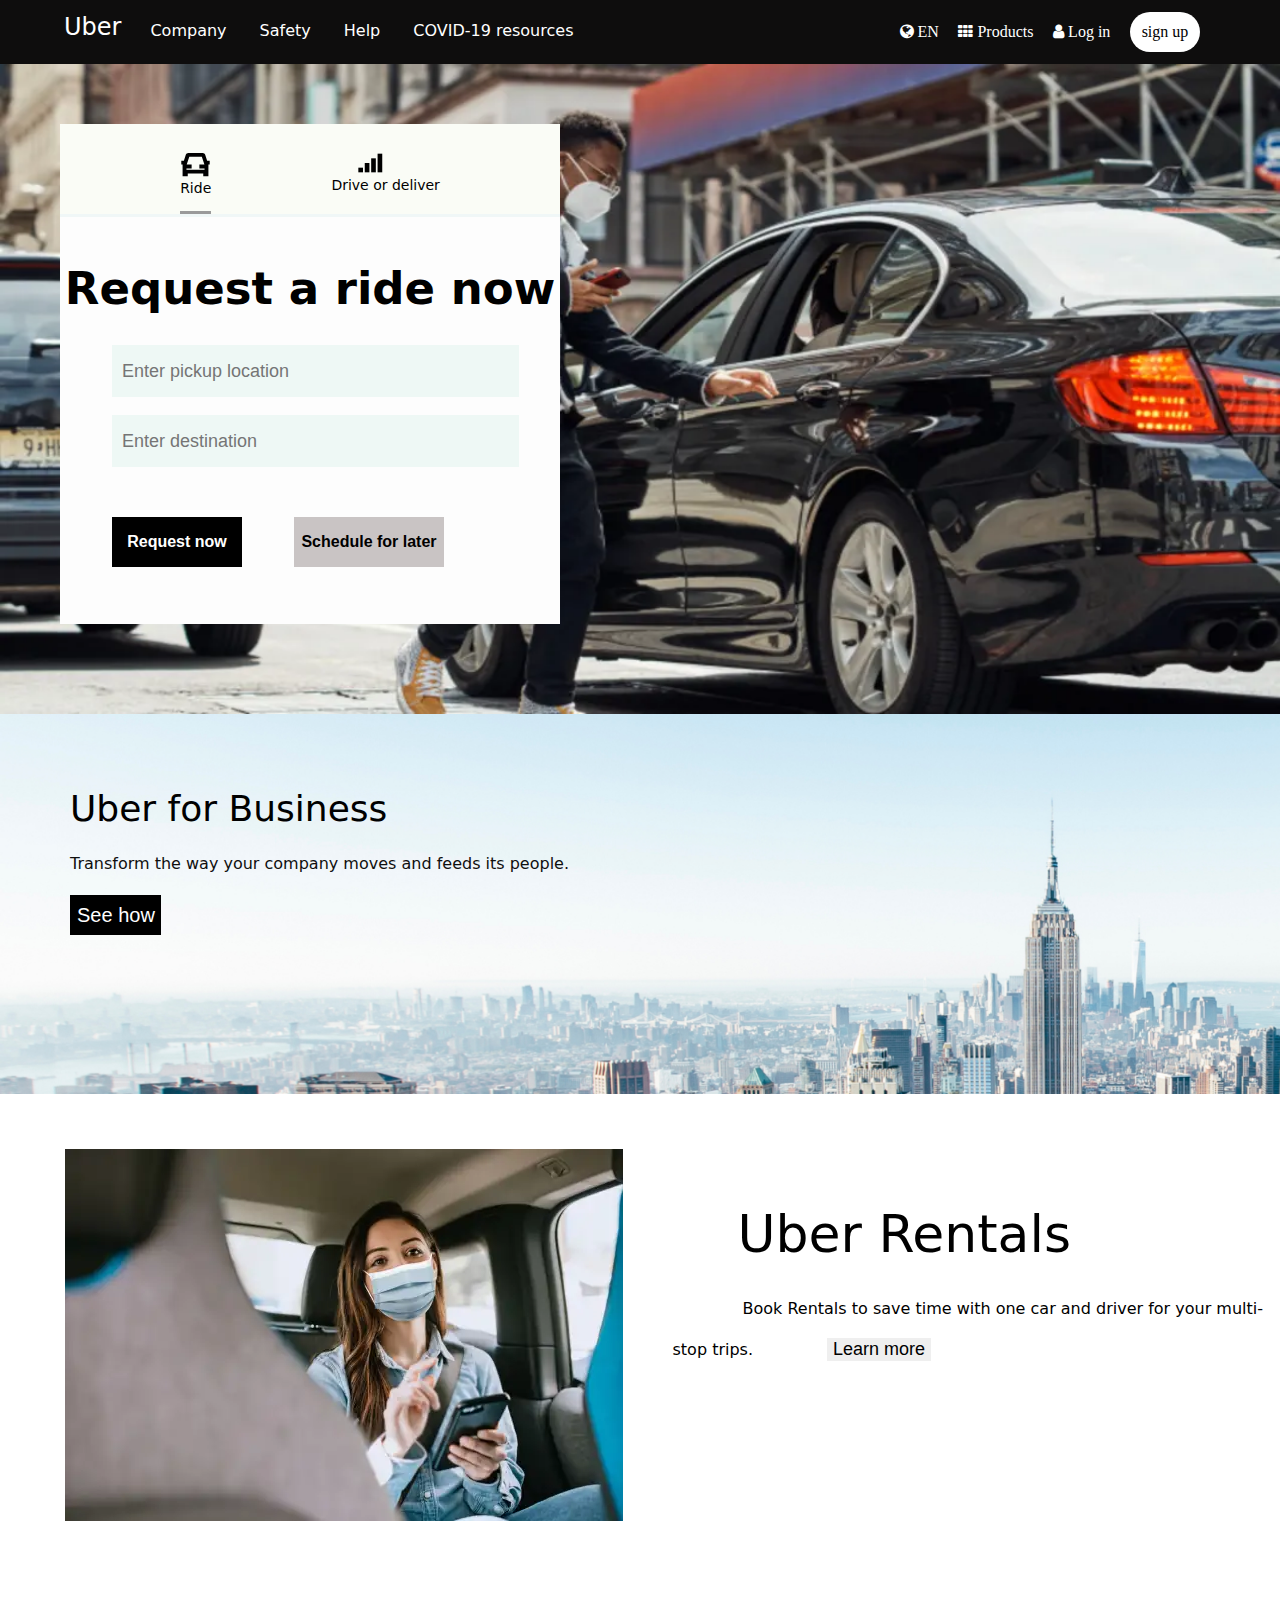
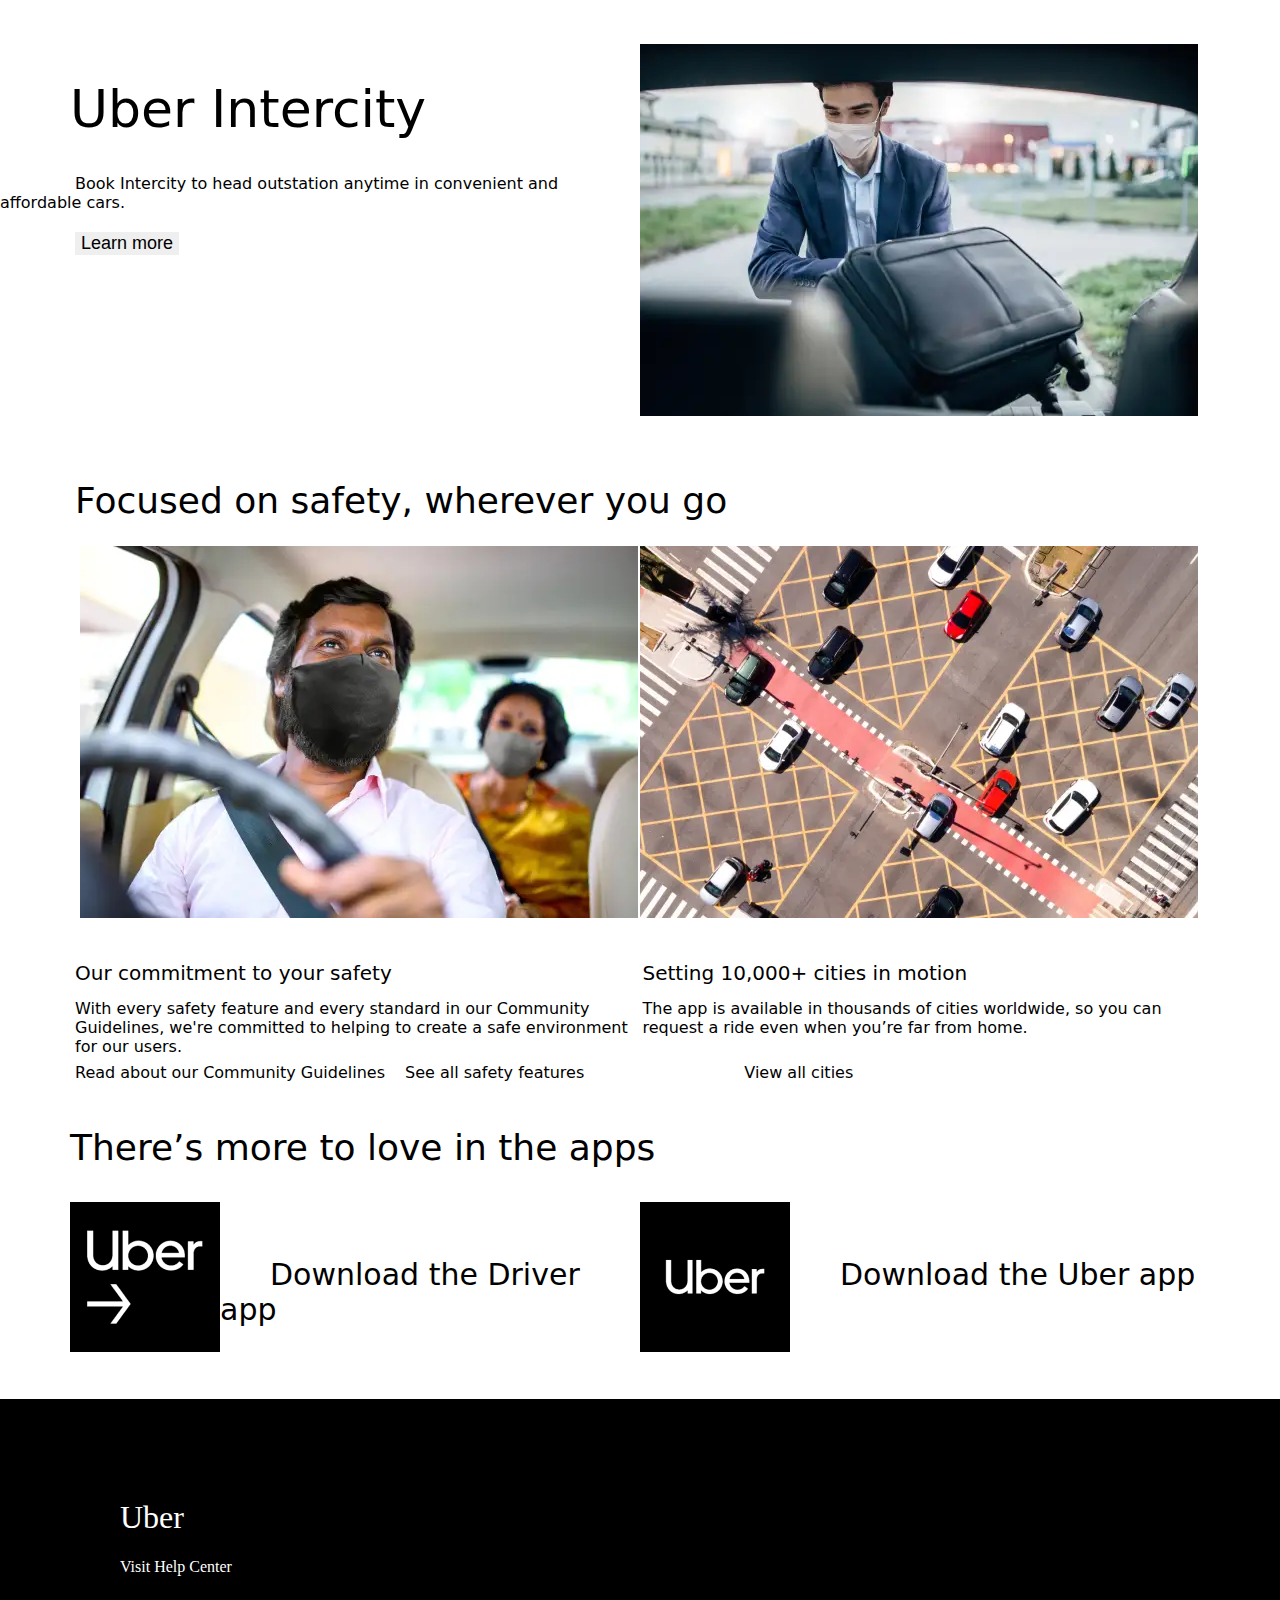
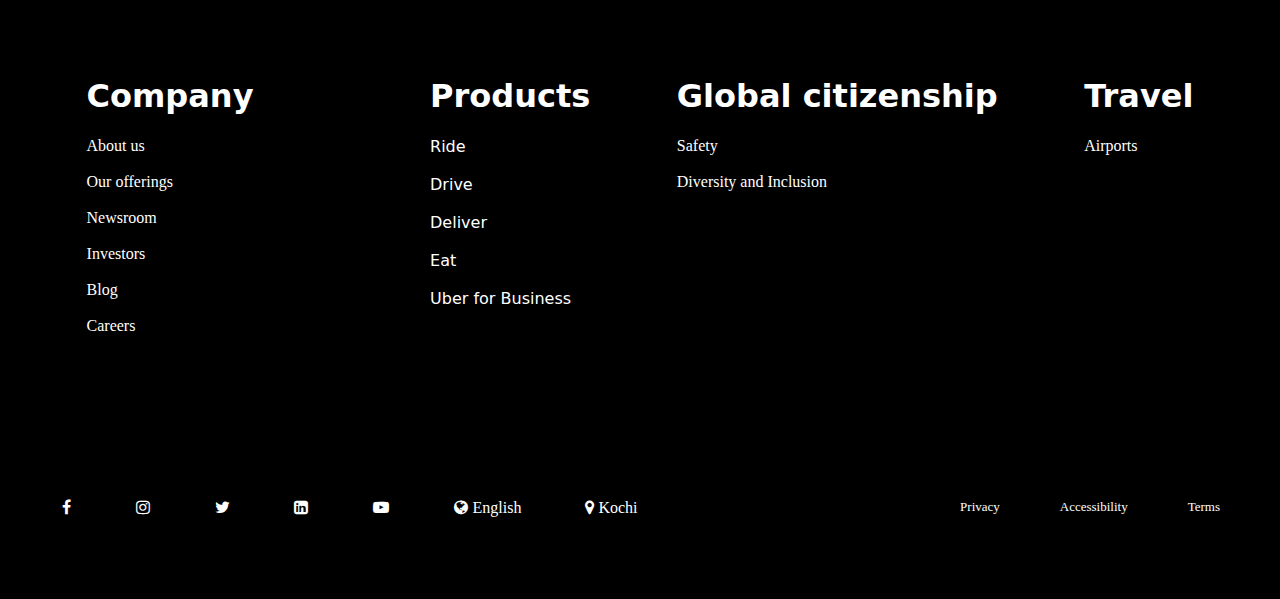
<file: index.html>
<!DOCTYPE html>
<html>
<head>
    <title>Earn Money by Driving or Get a ride Now | Uber India</title>
    <link href="uber.css" type="text/css" rel="stylesheet">
    <link rel="stylesheet" href="https://cdnjs.cloudflare.com/ajax/libs/font-awesome/4.7.0/css/font-awesome.min.css">

</head>

<body>
    <div class="container"> 
    
        <div class="main-header">

            <div class="leftheader">
                <div class="logo">
                     <a href="index.html">Uber</a>

                    </div> 

                    <div class="leftside" >
                        <a href="#">Company</a>
                        <a href="#">Safety</a>
                        <a href="#">Help</a>
                         <a href="#">COVID-19 resources</a>


                    </div> 
            </div>
            <div class="rightheader">
                <div class="rightside">
                    <div class="rightside1">
                       
                         <i class='fa fa-globe' style='color: white'></i>

                        <a href="#">EN</a>

                    </div>

                    <div class="rightside2">
                         <i class="fa fa-th" style="font-size:15px;color: white;;"></i>

                         <a href="#">Products</a>

                    </div>

                    <div class="rightside3">

                         <i class='fa fa-user' style='color: white'></i>

                    <a href="#">Log in</a>


                    </div>
                    <div class="rightside4">

                    <a href="#">sign up</a>
                    
                     </div>

                </div>
            </div>
        </div>

        <div class="board">

            <div class="board-1">
                <img src="Rider_Home_bg_tablet.webp">

                </div>
                <div class="board-2">
                    <div class="boardin2">
                       
                        
                        <div class="split1">
                            
                           <img src="car-front-outlined.svg">
                             <a href="#">Ride</a>
                           
                        </div>
                        <div class="split2">
                            <img src="Earn-filled.svg" >
                            <a href="#">Drive or deliver</a>

                        </div>

                       
                   </div>
                <div class="boardcontent"> 
                    <div class="boardcontent1">        
                      <h1>Request a ride now</h1>

                    </div>
                    

                </div>
                    <div class="boardlogin1">
                        <input type="text" placeholder="Enter pickup location">
                    </div>
                    <br>
                    <div class="boardlogin1">
                        <input type="text" placeholder="Enter destination">
                    </div>
                    <div class="boardbtn">
                        <div class="reqbtn">
                            <button>Request now</button>
                        </div>
                        <div class="schbtn">
                            <button>Schedule for later</button>
                        </div>
                    </div>
                </div>
                         
              </div>
                
               
        
         <div class="content2">
                <div class="content2text">
 <div class="content3">
            <h1>Uber for Business</h1>
            <p1>Transform the way your company moves and feeds its people.</p1>
            <br>
            <br>
            <button>See how</button>
      </div>  
                    <img src="HP-U4B-NYC-bkg.png">
                    

                </div>
                    
                    
            </div>
        
    
    </div>   

<div class="container2">
            <div class="content4">
                <div class="A">
                    <img src="gettyimages-1139275491-2048x2048_With-Mask.webp" >
                </div>
                <div class="B">
                    <h1>Uber Rentals</h1>
                    <p1>Book Rentals to save time with one car and driver for your multi-stop trips.</p1>
                    <button>Learn more</button>
                </div>
            </div>
            <div class="content5">
                    <div class="con5A">
                        <h1>Uber Intercity</h1>
                        <p1>Book Intercity to head outstation anytime in convenient and affordable cars.</p1>
                        <br>
                        <button>Learn more</button>
                    </div>
                    <div class="con5B">
                        <img src="rentals-iindia.webp" >


                    </div>

            </div>
            <div class="content6">
                <div class="con6A">
                     <h1>Focused on safety, wherever you go</h1>
                 </div>
                <div class="con6B">

                 </div>

            </div>
            <div class="content7">
                <div class="con7A">
                    <img src="Safety_Home_Img2x.webp" >

                </div>

                <div class="con7B">
                    <img src="Cities_Home_Img2x.webp">

                </div>

            </div>
            <div class="content8">
                <div class="con8A">
                    <h1>Our commitment to your safety</h1>
                    <p1>With every safety feature and every standard in our Community Guidelines, we're committed to helping to create a safe environment for our users.</p1>
                </div>
                <div class="con8B">
                     <h1>Setting 10,000+ cities in motion</h1>
                     <p1>The app is available in thousands of cities worldwide, so you can request a ride even when you’re far from home.</p1>
                </div>

            </div>
            <div class="content9">
                <div class="con9A">
                    <a href="#">Read about our Community Guidelines</a>
                </div>
                <div class="con9A1">
                    <a href="#">See all safety features</a>

                </div>
                <div class="con9B">
                    <a href="#">View all cities</a>

                </div>
            </div>
            <div class="content10">
                <h1>There’s more to love in the apps</h1>

            </div>
            <div class="content11">
                <div class="con11A">
                    <div class="con11A1">

                        <img src="Driver-App-logo.webp" >
                    </div>   
                    <div class="con11A2">

                        <a href="#">Download the Driver app</a>
                    </div>
                </div>

                <div class="con11B">
                    <div class="con11B1">

                        <img src="Rider-App-logo.webp" >
                    </div> 
                    <div class="con11A2">

                        <a href="#">Download the Uber app</a>
                    </div>

                </div>

           
</div>

<div class="footer">
        <div class="footer1">

            <h1>Uber</h1>
            <br>
            <a href="#">Visit Help Center</a>
            
        </div>
        <div class="footer2">
            <div class="footer2A">
                <h1>Company</h1>
                <div class="footer2AA">
                    <a href="#">About us</a>
                    <br>
                    <a href="#">Our offerings</a>
                    <br>
                    <a href="#">Newsroom</a>
                    <br>
                    <a href="#">Investors</a>
                    <br>
                    <a href="#">Blog</a>
                    <br>
                    <a href="#">Careers</a>
                </div>

            </div>
            <div class="footer2B">
                <h1>Products</h1>
                <div class="footer2BB">
                    <a href="#">Ride</a>
                    <br>
                    <a href="#">Drive</a>
                    <br>
                    <a href="#">Deliver</a>
                    <br>
                    <a href="#">Eat</a>
                    <br>
                    <a href="#">Uber for Business</a>
                    
                </div>


            </div>
            <div class="footer2C">
                <h1>Global citizenship</h1>
                <div class="footer2CC">
                    <a href="#">Safety</a>
                    <br>
                    <a href="#">Diversity and Inclusion</a>

                </div>


            </div>
            <div class="footer2D">

                <h1>Travel</h1>
                <div class="footer2DD">
                    <a href="#">Airports</a>
                </div>
            </div>
        </div>

</div>
<div class="foot">
    <div class="footA">
        <i class="fa fa-facebook-f"></i>
        
        <i class="fa fa-instagram"></i>
        
        <i class="fa fa-twitter"></i>
        
        <i class="fa fa-linkedin-square"></i>
        
        <i class="fa fa-youtube-play"></i>
        

        <i class="fa fa-globe"></i>
        <p1>English<p1>

        <i class="fa fa-map-marker"></i>  
        <p1>Kochi</p1>

    </div>
    <div class="footB">
        <a href="#">Privacy</a>
        <a href="#">Accessibility</a>
        <a href="#">Terms</a>
    </div>




</div>
</body>

</html>
</file>
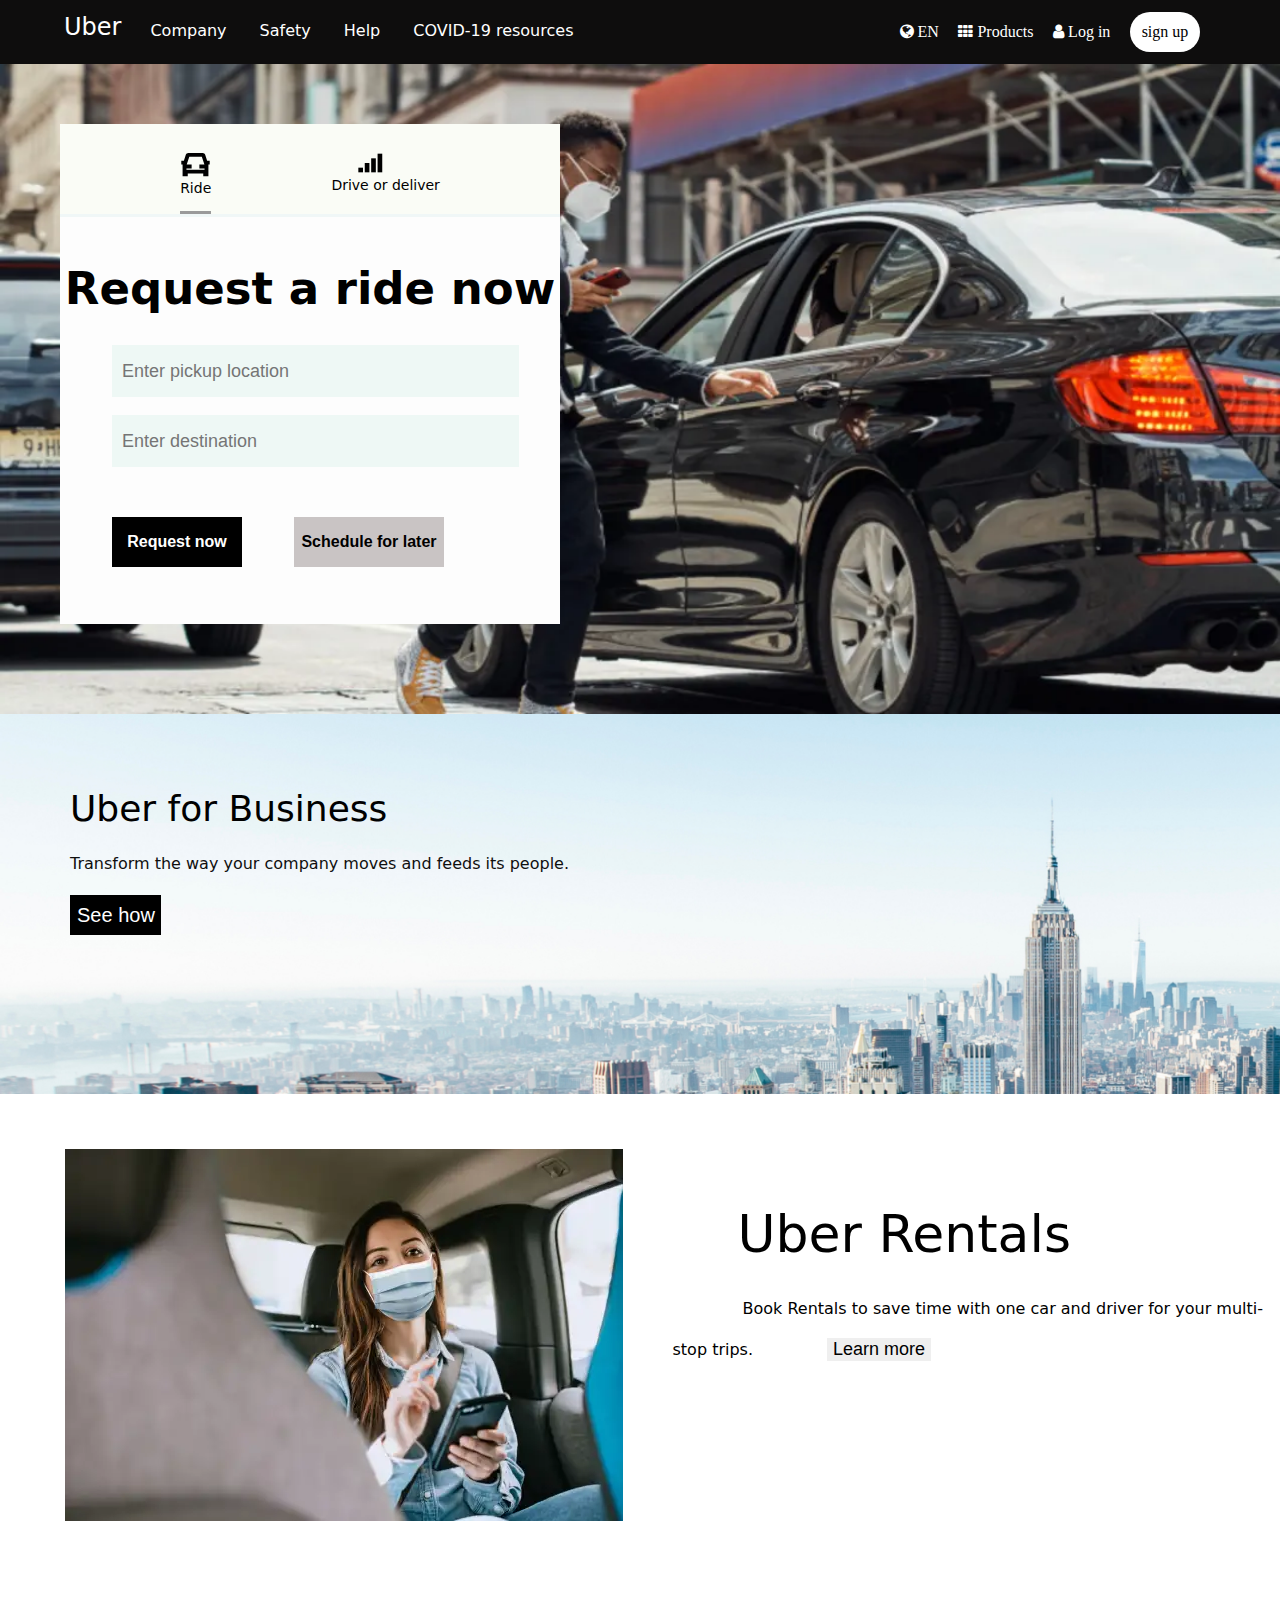
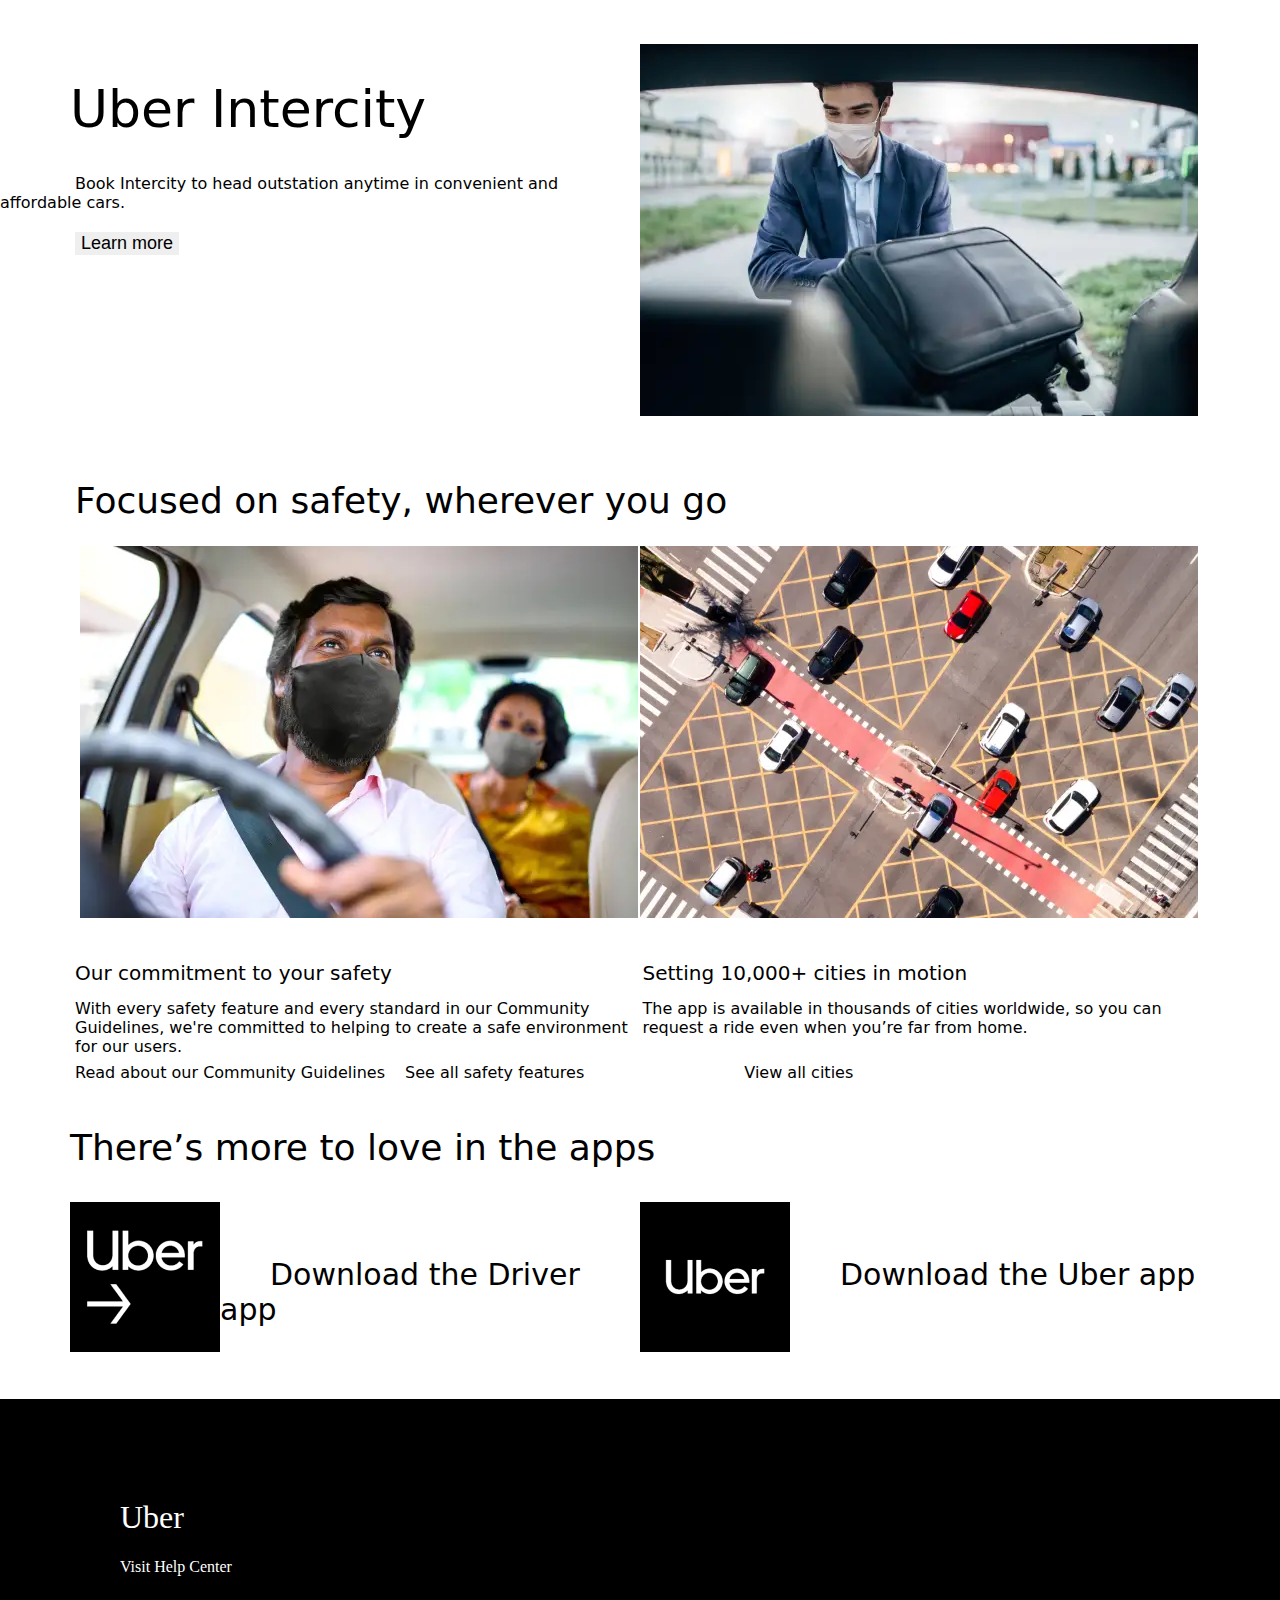
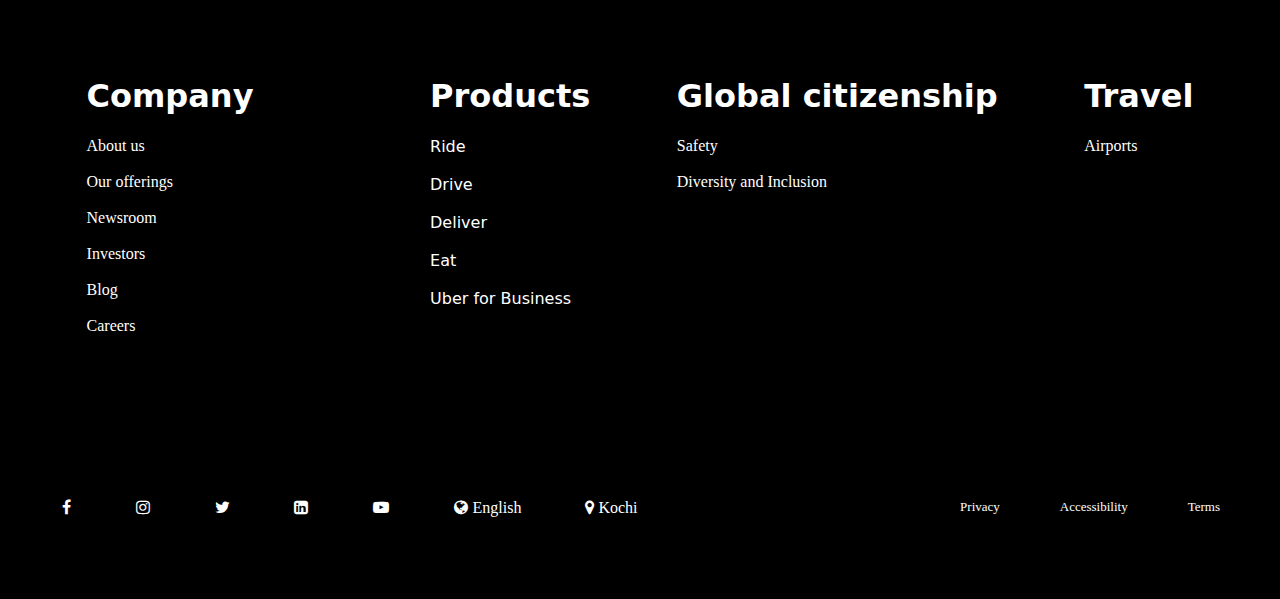
<file: index.html.html>
<!DOCTYPE html>
<html>
<head>
    <title>Earn Money by Driving or Get a ride Now | Uber India</title>
    <link href="uber.css" type="text/css" rel="stylesheet">
    <link rel="stylesheet" href="https://cdnjs.cloudflare.com/ajax/libs/font-awesome/4.7.0/css/font-awesome.min.css">

</head>

<body>
    <div class="container"> 
    
        <div class="main-header">

            <div class="leftheader">
                <div class="logo">
                     <a href="index.html">Uber</a>

                    </div> 

                    <div class="leftside" >
                        <a href="#">Company</a>
                        <a href="#">Safety</a>
                        <a href="#">Help</a>
                         <a href="#">COVID-19 resources</a>


                    </div> 
            </div>
            <div class="rightheader">
                <div class="rightside">
                    <div class="rightside1">
                       
                         <i class='fa fa-globe' style='color: white'></i>

                        <a href="#">EN</a>

                    </div>

                    <div class="rightside2">
                         <i class="fa fa-th" style="font-size:15px;color: white;;"></i>

                         <a href="#">Products</a>

                    </div>

                    <div class="rightside3">

                         <i class='fa fa-user' style='color: white'></i>

                    <a href="#">Log in</a>


                    </div>
                    <div class="rightside4">

                    <a href="#">sign up</a>
                    
                     </div>

                </div>
            </div>
        </div>

        <div class="board">

            <div class="board-1">
                <img src="Rider_Home_bg_tablet.webp">

                </div>
                <div class="board-2">
                    <div class="boardin2">
                       
                        
                        <div class="split1">
                            
                           <img src="car-front-outlined.svg">
                             <a href="#">Ride</a>
                           
                        </div>
                        <div class="split2">
                            <img src="Earn-filled.svg" >
                            <a href="#">Drive or deliver</a>

                        </div>

                       
                   </div>
                <div class="boardcontent"> 
                    <div class="boardcontent1">        
                      <h1>Request a ride now</h1>

                    </div>
                    

                </div>
                    <div class="boardlogin1">
                        <input type="text" placeholder="Enter pickup location">
                    </div>
                    <br>
                    <div class="boardlogin1">
                        <input type="text" placeholder="Enter destination">
                    </div>
                    <div class="boardbtn">
                        <div class="reqbtn">
                            <button>Request now</button>
                        </div>
                        <div class="schbtn">
                            <button>Schedule for later</button>
                        </div>
                    </div>
                </div>
                         
              </div>
                
               
        
         <div class="content2">
                <div class="content2text">
 <div class="content3">
            <h1>Uber for Business</h1>
            <p1>Transform the way your company moves and feeds its people.</p1>
            <br>
            <br>
            <button>See how</button>
      </div>  
                    <img src="HP-U4B-NYC-bkg.png">
                    

                </div>
                    
                    
            </div>
        
    
    </div>   

<div class="container2">
            <div class="content4">
                <div class="A">
                    <img src="gettyimages-1139275491-2048x2048_With-Mask.webp" >
                </div>
                <div class="B">
                    <h1>Uber Rentals</h1>
                    <p1>Book Rentals to save time with one car and driver for your multi-stop trips.</p1>
                    <button>Learn more</button>
                </div>
            </div>
            <div class="content5">
                    <div class="con5A">
                        <h1>Uber Intercity</h1>
                        <p1>Book Intercity to head outstation anytime in convenient and affordable cars.</p1>
                        <br>
                        <button>Learn more</button>
                    </div>
                    <div class="con5B">
                        <img src="rentals-iindia.webp" >


                    </div>

            </div>
            <div class="content6">
                <div class="con6A">
                     <h1>Focused on safety, wherever you go</h1>
                 </div>
                <div class="con6B">

                 </div>

            </div>
            <div class="content7">
                <div class="con7A">
                    <img src="Safety_Home_Img2x.webp" >

                </div>

                <div class="con7B">
                    <img src="Cities_Home_Img2x.webp">

                </div>

            </div>
            <div class="content8">
                <div class="con8A">
                    <h1>Our commitment to your safety</h1>
                    <p1>With every safety feature and every standard in our Community Guidelines, we're committed to helping to create a safe environment for our users.</p1>
                </div>
                <div class="con8B">
                     <h1>Setting 10,000+ cities in motion</h1>
                     <p1>The app is available in thousands of cities worldwide, so you can request a ride even when you’re far from home.</p1>
                </div>

            </div>
            <div class="content9">
                <div class="con9A">
                    <a href="#">Read about our Community Guidelines</a>
                </div>
                <div class="con9A1">
                    <a href="#">See all safety features</a>

                </div>
                <div class="con9B">
                    <a href="#">View all cities</a>

                </div>
            </div>
            <div class="content10">
                <h1>There’s more to love in the apps</h1>

            </div>
            <div class="content11">
                <div class="con11A">
                    <div class="con11A1">

                        <img src="Driver-App-logo.webp" >
                    </div>   
                    <div class="con11A2">

                        <a href="#">Download the Driver app</a>
                    </div>
                </div>

                <div class="con11B">
                    <div class="con11B1">

                        <img src="Rider-App-logo.webp" >
                    </div> 
                    <div class="con11A2">

                        <a href="#">Download the Uber app</a>
                    </div>

                </div>

           
</div>

<div class="footer">
        <div class="footer1">

            <h1>Uber</h1>
            <br>
            <a href="#">Visit Help Center</a>
            
        </div>
        <div class="footer2">
            <div class="footer2A">
                <h1>Company</h1>
                <div class="footer2AA">
                    <a href="#">About us</a>
                    <br>
                    <a href="#">Our offerings</a>
                    <br>
                    <a href="#">Newsroom</a>
                    <br>
                    <a href="#">Investors</a>
                    <br>
                    <a href="#">Blog</a>
                    <br>
                    <a href="#">Careers</a>
                </div>

            </div>
            <div class="footer2B">
                <h1>Products</h1>
                <div class="footer2BB">
                    <a href="#">Ride</a>
                    <br>
                    <a href="#">Drive</a>
                    <br>
                    <a href="#">Deliver</a>
                    <br>
                    <a href="#">Eat</a>
                    <br>
                    <a href="#">Uber for Business</a>
                    
                </div>


            </div>
            <div class="footer2C">
                <h1>Global citizenship</h1>
                <div class="footer2CC">
                    <a href="#">Safety</a>
                    <br>
                    <a href="#">Diversity and Inclusion</a>

                </div>


            </div>
            <div class="footer2D">

                <h1>Travel</h1>
                <div class="footer2DD">
                    <a href="#">Airports</a>
                </div>
            </div>
        </div>

</div>
<div class="foot">
    <div class="footA">
        <i class="fa fa-facebook-f"></i>
        
        <i class="fa fa-instagram"></i>
        
        <i class="fa fa-twitter"></i>
        
        <i class="fa fa-linkedin-square"></i>
        
        <i class="fa fa-youtube-play"></i>
        

        <i class="fa fa-globe"></i>
        <p1>English<p1>

        <i class="fa fa-map-marker"></i>  
        <p1>Kochi</p1>

    </div>
    <div class="footB">
        <a href="#">Privacy</a>
        <a href="#">Accessibility</a>
        <a href="#">Terms</a>
    </div>




</div>
</body>

</html>
</file>
<file: uber.css>
body{
    margin:0;
}


.main-header{
    width:100% ;
    background:rgb(14, 13, 13);
    height: 64px;
    display: flex;
}

.leftheader{
   width: 50%;
    height: 40px;
    padding-top: 13px;
    display: flex;
    padding-left: 24px;
}
.logo a{
    text-decoration:none ;
    color: #fff;
     font-family: UberMove, UberMoveText, system-ui, "Helvetica Neue", Helvetica, Arial, sans-serif;
     font-size: 24px;
     margin-left: 40px;
    
}
.leftside a{
    text-decoration: none;
    color: #fff;
    font-family: UberMove, UberMoveText, system-ui, "Helvetica Neue", Helvetica, Arial, sans-serif;
    font-size: 16px;
    margin-left: 29px;    
}
.leftside{   
    margin-top: 8px;
}

.rightheader{
    width: 50%;
    padding-left: 135px;
    display: flex;
    align-items: center;
   
 

}
.rightside{
width: 100%;
    display: flex;
    justify-content: flex-end;
    justify-content: space-between;
    margin-left: 180px;
    align-items: center;
    margin-right: 80px;
    
    
}
.rightside1 a{

    color: white;
    text-decoration: none;
    
    
}
.rightside2 a{
    color: white;
    text-decoration: none;
    
}
.rightside3 a{
    color: white;
    text-decoration: none;
}
.rightside4{
    display: flex;
    align-items: center;
    justify-content: center;
    width: 70px;
    background-color: #fff;
    height: 40px;
    border-radius: 90px;
    
}

.rightside4 a{
text-decoration: none;
color: black;



}
.board{

    padding-top: px;
}
.board-1 img{
    position: absolute;
    width: 100%;
    height: 650px;
}

.board-2{
    position: absolute;
    width: 500px;
    height:500px ;
    background: rgb(253, 253, 253);
    margin-left: 60px;
    margin-top: 60px;
    
    

}
.boardin2{
    width: 500px;
    height:90px;
    color: rgb(240, 247, 247);
    border-bottom: solid;
   display: flex;
   justify-content: space-evenly;
   

}
.boardin2{
width: 100%;
background: rgb(250, 252, 246)


}
.split1{
    padding-top: 25px;
    display: flex;
    flex-direction: column;
    border-bottom: outset;
 
}
.split1 a{
    text-decoration: none;
    color: black;
    font-size: 14px;
    font-family: UberMoveText, system-ui, "Helvetica Neue", Helvetica, Arial, sans-serif;
}
.split1 img{
    color: rgb(0, 0, 0);
}
.split2{
    padding-top: 25px;
    display: flex;
    flex-direction: column;

}
.split2 a{
    text-decoration: none;
    color: black;
    font-size: 14px;
    font-family: UberMoveText, system-ui, "Helvetica Neue", Helvetica, Arial, sans-serif;
}
.split2 img{
    width: 28px;
    padding-left: 25px;
}
.boardcontent{
    display: flex;
justify-content: center;

}
.boardcontent1 h1{
    padding-top: 15px;
   
    font-size: 45px;
    font-family: UberMove, UberMoveText, system-ui, "Helvetica Neue", Helvetica, Arial, sans-serif;
    
}
.boardlogin1{

    background-color: rgb(247, 243, 243);
    width: 395px;
    margin-left: 52px;
}
.boardlogin1 input{
    border: transparent;
    width: 100%;
    background-color: rgb(238, 248, 245);
    height: 50px;
    padding-left: 10px;
font-size: large;
}
.boardlogin2{
   
    background-color: rgb(245, 240, 240);
    width: 395px;
    margin-left: 52px;

}
.reqbtn button{
    margin-left: 52px;
    padding-top: px;
    margin-top: 50px;
    height: 50px;
    color: #fff;
    background-color: black;
    border: none;
width: 130px;
font-size: 16px;
font-weight: 600;
}
.schbtn button{
    margin-left: 52px;
    padding-top: px;
    margin-top: 50px;
    height: 50px;
    color: rgb(0, 0, 0);
    background-color: rgb(201, 196, 196);
    border: none;
width: 150px;
font-size: 16px;
font-weight: 600;
}
.boardbtn{
display: flex;

}
.content2{
    width: 100%;
    
}
.content2 img{
    margin-top: 650px;
    width: 100%;
    height: 380px;
    
}



.content2text {
  color: blue;
    font-size: larger;
  
}
.content3{

    color: rgb(15, 15, 15);
    font-size: large;
    position: absolute;
    margin-top: 700px;
    
    
}
.content3 h1{
    
    padding-left: 70px;
    color: black;

    font-family: UberMove, UberMoveText, system-ui, "Helvetica Neue", Helvetica, Arial, sans-serif;
    font-weight:500;

}
.content3 p1{
    padding-left: 70px;
    font-size: 16px;
    font-family: UberMove, UberMoveText, system-ui, "Helvetica Neue", Helvetica, Arial, sans-serif;
}
.content3 button{
    border: none;
    padding-left: 7px;
    background-color: black;
    color: #fff;
    height: 40px;
    margin-left: 70px;
    font-size: 20px;
   
}
.content4{
    width: 100%;
     height: 375px;
  
    
    display: flex;
    margin-top: 50px ;
   
}
.content5{
    width: 200px;
    height: 250px;
}
.A{
    width: 50%;
  
    
    padding-left: 65px;

}
.A img{
    
}
.B{
    width: 50%;
    

}
.B h1{
    
    font-size: 52px;
    font-family: UberMove, UberMoveText, system-ui, "Helvetica Neue", Helvetica, Arial, sans-serif;
    font-weight: 500;
    padding-left: 65px;
    padding-top: 20px;
    

}
.B p1{
    font-size: 16px;
    font-family: UberMoveText, system-ui, "Helvetica Neue", Helvetica, Arial, sans-serif;
    padding-left: 70px;
}
.B button{

    margin-left: 70px;
    margin-top: 20px;
    border: none;
    font-size:large ;
}
.content5{
    width: 100%;
    
    display: flex;
    margin-top: 120px;
    height:372px;
}

.con5A{
    width: 50%;
    
}

.con5A h1{
    font-size: 52px;
    font-family: UberMove, UberMoveText, system-ui, "Helvetica Neue", Helvetica, Arial, sans-serif;
    font-weight: 500;
    margin-left: 70px;
    
}
.con5A p1{
padding-left: 75px;
    font-size: 16px;
    font-family: UberMoveText, system-ui, "Helvetica Neue", Helvetica, Arial, sans-serif;
}
.con5A button{
    margin-left: 75px;
    margin-top: 20px;
    border: none;
    font-size:large ;

}
.con5B{
    width: 50%;
   
}
.con5B img{
    padding-left: px;
}

.content6{
    
    height: 100px;
    display: flex;

}
.con6A{
    
    width:60%;
    height: 100px;
    
}
.con6A h1{
    padding-top: 40px;
    padding-left: 75px;
    font-size: 36px;
    font-weight: 500;
    font-family: UberMoveText, system-ui, "Helvetica Neue", Helvetica, Arial, sans-serif;
}
.con6B{
    
    width: 40%;
    height: 100px;
}
.content7{
    
    height:372px;
    margin: 30px;
    display: flex;


}
.con7A{
    height:372px;
    
    width:50%;
}

.con7A img{
    padding-left: 50px;
}

.con7B{
    height:372px;

    width:50%;
}
.con7B img{

}

.content8{

  
    width: 100%;
    height: 100px;
    display: flex;


}
.con8A{
    width:50%;
    padding-left: 75px;
    
}

.con8A h1{
    
    font-size: 20px;
    font-weight: 500;
    font-family: UberMoveText, system-ui, "Helvetica Neue", Helvetica, Arial, sans-serif;

}

.con8A p1{
    font-size: 16px;
    font-family: UberMoveText, system-ui, "Helvetica Neue", Helvetica, Arial, sans-serif;

}
.con8B{
    width:50%;
   
    margin-right: 70px;
}
.con8B h1{
   
    font-size: 20px;
    font-weight: 500;
    font-family: UberMoveText, system-ui, "Helvetica Neue", Helvetica, Arial, sans-serif;
}
.con8B p1{
    font-size: 16px;
    font-family: UberMoveText, system-ui, "Helvetica Neue", Helvetica, Arial, sans-serif;

}
.content9{

    width:100%;
    color: black;
    height:40px;
    display: flex;
    margin-top: 15px;
}

.con9A a{
    margin-left: 75px;
    width:25%;
    font-family: UberMoveText, system-ui, "Helvetica Neue", Helvetica, Arial, sans-serif;
    font-size: 16px;
    text-decoration: none;
    color: black;
}
.con9A1 a{

    margin-left: 20px;
    width:25%;
    font-family: UberMoveText, system-ui, "Helvetica Neue", Helvetica, Arial, sans-serif;
    font-size: 16px;
    text-decoration: none;
    color: black;
}
.con9B{
    width:50%;
}
.con9B a{
    margin-left: 160px;
    font-family: UberMoveText, system-ui, "Helvetica Neue", Helvetica, Arial, sans-serif;
    font-size: 16px;
    text-decoration: none;
    color: black;

}
.content10{
    
    height: 50px;
}
.content10 h1{
    padding-left: 70px;
color: black;
font-size: 36px;
font-weight: 500;
font-family: UberMoveText, system-ui, "Helvetica Neue", Helvetica, Arial, sans-serif;

}
.content11{
width:100%;
height: 200px;

display: flex;

}

.con11A{
    width:50%;
    
    
    display: flex;
    
}
.con11A1 img{
padding-left: 70px;
padding-top: 25px;

}
.con11A2{
    padding-top:80px;
}
.con11A2 a{
    font-weight: 500;
    font-family: UberMoveText, system-ui, "Helvetica Neue", Helvetica, Arial, sans-serif;
    font-size: 30px;
    text-decoration: none;
    color: black;
    padding-left: 50px;
    height: 100px;
   


}


.con11B{
    width:50%;
display: flex;
}
.con11B1 img{
    padding-top: 25px;
    
}
.con11B2 a{
    font-weight: 500;
    font-family: UberMoveText, system-ui, "Helvetica Neue", Helvetica, Arial, sans-serif;
    font-size: 30px;
    text-decoration: none;
    color: black;

}
.footer{
    background-color: black;
    width:100%;
    height: 700px;

}
.footer1 h1{
    color: #fff;
    width: 100%;
    height: 20px;
    font-weight: 200;
    padding-top: 100px;
    padding-left: 120px;

}
.footer1 a{
    text-decoration: none;
    color: #fff;
    padding-left: 120px;
}
.footer2{
margin-top: 80px;
display: flex;
justify-content: space-evenly;

}
.footer2A h1{
    color: #fff;


font-family: UberMoveText, system-ui, "Helvetica Neue", Helvetica, Arial, sans-serif;

}
.footer2AA{
    display: flex;
    flex-direction: column;
}
.footer2AA a{
    text-decoration: none;
    
    color: #fff;
}

.footer2B{
    color: #fff;
    font-family: UberMoveText, system-ui, "Helvetica Neue", Helvetica, Arial, sans-serif;

    padding-left: 90px;
}
.footer2BB{
    display: flex;
    flex-direction: column;
}
.footer2BB a{
    color: #fff;
    text-decoration: none;
}
.footer2C h1{
    color: #fff;
    font-family: UberMoveText, system-ui, "Helvetica Neue", Helvetica, Arial, sans-serif;

  
}
.footer2CC{
    display: flex;
    flex-direction: column;
}
.footer2CC a{
    color: #fff;
    text-decoration: none;
}
.footer2D h1{
    color: #fff;
    font-family: UberMoveText, system-ui, "Helvetica Neue", Helvetica, Arial, sans-serif;

}
.footer2DD a{
    color: #fff;
    text-decoration: none;

}
.foot{
    background-color: rgb(0, 0, 0);
    width: 100%;
    height: 100px;
display: flex;

}
.footA{
width:50%;

display: flex;
justify-content:space-around;

}
.footA i{
    color: #fff;
    padding-left: 60px;
    
}
.footA p1{
    color: #fff;
}

.footB{
    width:50%;
    
    display: flex;
    justify-content: flex-end;
}
.footB a{
    text-decoration: none;
    color: #fff;
    padding-right: 60px;

    font-size: small;
}
</file>
